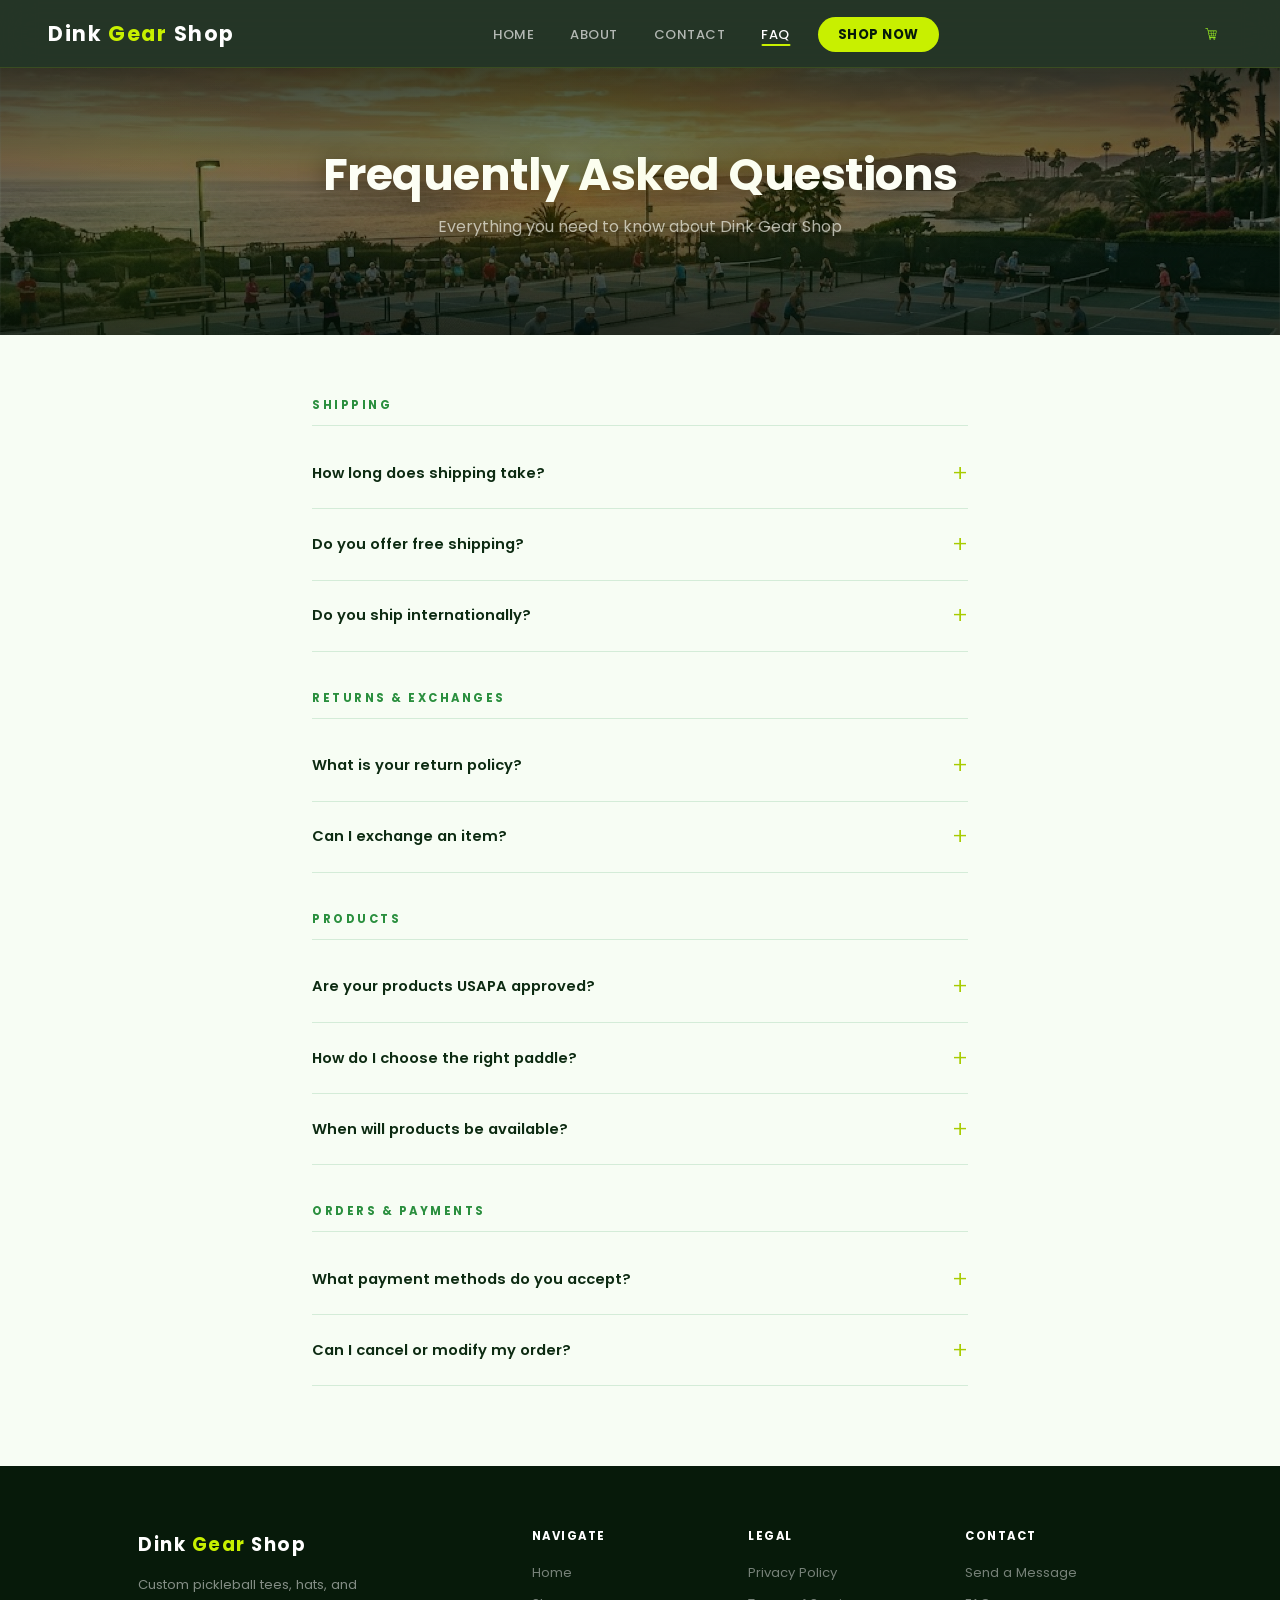
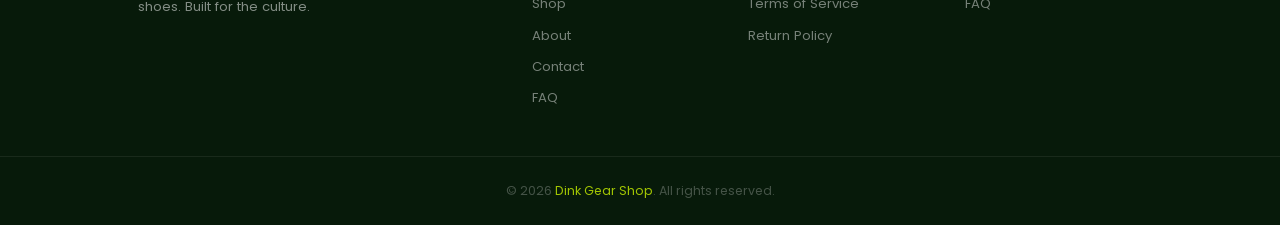
<file: faq.html>
<!DOCTYPE html>
<html lang="en">
<head>
  <meta charset="UTF-8">
  <meta name="viewport" content="width=device-width, initial-scale=1.0">

  <title>FAQ — Dink Gear Shop</title>
  <meta name="description" content="Frequently asked questions about Dink Gear Shop — shipping, returns, products, and more.">
  <meta name="keywords" content="pickleball shop faq, dink gear shop help, pickleball returns, shipping policy">
  <link rel="canonical" href="https://dinkgearshop.com/faq.html">
  <meta property="og:type" content="website">
  <meta property="og:url" content="https://dinkgearshop.com/faq.html">
  <meta property="og:title" content="FAQ — Dink Gear Shop">
  <meta property="og:description" content="Got questions? We've got answers. Everything you need to know about Dink Gear Shop.">

  <link href="https://fonts.googleapis.com/css2?family=Poppins:wght@400;500;600;700;800&display=swap" rel="stylesheet">
  <link rel="stylesheet" href="style.css">
  <style>
    .faq-section {
      max-width: 720px;
      margin: 4rem auto 5rem;
      padding: 0 2rem;
    }

    .faq-category { margin-bottom: 2.5rem; }

    .faq-category h2 {
      font-size: 0.72rem;
      font-weight: 700;
      text-transform: uppercase;
      letter-spacing: 2.5px;
      color: var(--green-bright);
      margin-bottom: 0.75rem;
      padding-bottom: 0.75rem;
      border-bottom: 1.5px solid var(--border);
    }

    .faq-item {
      border-bottom: 1px solid var(--border);
    }

    .faq-question {
      width: 100%;
      background: none;
      border: none;
      text-align: left;
      font-family: 'Poppins', sans-serif;
      font-size: var(--fs-body);
      font-weight: 600;
      color: var(--green-dark);
      padding: 1.1rem 0;
      cursor: pointer;
      display: flex;
      justify-content: space-between;
      align-items: center;
      gap: 1rem;
      transition: color 0.2s;
    }

    .faq-question:hover { color: var(--green-mid); }

    .faq-question::after {
      content: '+';
      font-size: 1.5rem;
      font-weight: 300;
      color: var(--lime-dim);
      flex-shrink: 0;
      transition: transform 0.25s;
    }

    .faq-item.open .faq-question::after { transform: rotate(45deg); }

    .faq-answer {
      display: none;
      font-size: var(--fs-body);
      color: var(--text-muted);
      line-height: 1.85;
      padding-bottom: 1.2rem;
    }

    .faq-item.open .faq-answer { display: block; }
  </style>
</head>
<body>

  <nav>
    <a class="logo" href="index.html">Dink <span>Gear</span> Shop</a>
    <ul class="nav-links">
      <li><a href="index.html">Home</a></li>
      <li><a href="about.html">About</a></li>
      <li><a href="contact.html">Contact</a></li>
      <li><a href="faq.html" class="active">FAQ</a></li>
      <li><a href="shop.html" class="cta">Shop Now</a></li>
    </ul>
  </nav>

  <main>
    <div class="page-hero page-hero--image">
      <h1>Frequently Asked Questions</h1>
      <p>Everything you need to know about Dink Gear Shop</p>
    </div>

    <div class="faq-section reveal">

      <div class="faq-category">
        <h2>Shipping</h2>

        <div class="faq-item">
          <button class="faq-question">How long does shipping take?</button>
          <div class="faq-answer">Most orders ship within 1-2 business days and arrive within 5-7 business days via standard shipping. Expedited options are available at checkout.</div>
        </div>

        <div class="faq-item">
          <button class="faq-question">Do you offer free shipping?</button>
          <div class="faq-answer">Yes! All orders over $75 ship free within the continental US.</div>
        </div>

        <div class="faq-item">
          <button class="faq-question">Do you ship internationally?</button>
          <div class="faq-answer">We currently ship within the United States only. International shipping is something we're actively working on — sign up for our email list to be notified when it launches.</div>
        </div>
      </div>

      <div class="faq-category">
        <h2>Returns & Exchanges</h2>

        <div class="faq-item">
          <button class="faq-question">What is your return policy?</button>
          <div class="faq-answer">We accept returns within 30 days of purchase. Items must be unused and in their original packaging. To start a return, contact us through our contact page.</div>
        </div>

        <div class="faq-item">
          <button class="faq-question">Can I exchange an item?</button>
          <div class="faq-answer">Absolutely. Reach out to us and we'll make it right. Exchanges are processed within 3-5 business days of receiving the returned item.</div>
        </div>
      </div>

      <div class="faq-category">
        <h2>Products</h2>

        <div class="faq-item">
          <button class="faq-question">Are your products USAPA approved?</button>
          <div class="faq-answer">Yes. All paddles and balls we carry meet USAPA standards and are approved for tournament play.</div>
        </div>

        <div class="faq-item">
          <button class="faq-question">How do I choose the right paddle?</button>
          <div class="faq-answer">It depends on your play style. Beginners typically do best with a mid-weight graphite paddle. More advanced players often prefer lighter carbon fiber paddles for speed and control. Still unsure? Contact us and we'll help you find the right fit.</div>
        </div>

        <div class="faq-item">
          <button class="faq-question">When will products be available?</button>
          <div class="faq-answer">We're launching soon! Sign up for our email list on the homepage to be the first to know when the shop goes live.</div>
        </div>
      </div>

      <div class="faq-category">
        <h2>Orders & Payments</h2>

        <div class="faq-item">
          <button class="faq-question">What payment methods do you accept?</button>
          <div class="faq-answer">We'll accept all major credit cards (Visa, Mastercard, Amex), PayPal, and Apple Pay at launch.</div>
        </div>

        <div class="faq-item">
          <button class="faq-question">Can I cancel or modify my order?</button>
          <div class="faq-answer">Orders can be cancelled or modified within 1 hour of placement. After that, the order enters fulfillment and can no longer be changed. Contact us immediately if you need to make a change.</div>
        </div>
      </div>

    </div>
  </main>

  <footer>
    <div class="footer-grid">
      <div class="footer-brand">
        <a class="footer-logo" href="index.html">Dink <span>Gear</span> Shop</a>
        <p>Custom pickleball tees, hats, and shoes. Built for the culture.</p>
      </div>
      <div class="footer-col">
        <h4>Navigate</h4>
        <ul>
          <li><a href="index.html">Home</a></li>
          <li><a href="shop.html">Shop</a></li>
          <li><a href="about.html">About</a></li>
          <li><a href="contact.html">Contact</a></li>
          <li><a href="faq.html">FAQ</a></li>
        </ul>
      </div>
      <div class="footer-col">
        <h4>Legal</h4>
        <ul>
          <li><a href="#">Privacy Policy</a></li>
          <li><a href="#">Terms of Service</a></li>
          <li><a href="#">Return Policy</a></li>
        </ul>
      </div>
      <div class="footer-col">
        <h4>Contact</h4>
        <ul>
          <li><a href="contact.html">Send a Message</a></li>
          <li><a href="faq.html">FAQ</a></li>
        </ul>
      </div>
    </div>
    <div class="footer-bottom">
      <p>&copy; 2026 <a href="index.html">Dink Gear Shop</a>. All rights reserved.</p>
    </div>
  </footer>

  <script>
    document.querySelectorAll('.faq-question').forEach(btn => {
      btn.addEventListener('click', () => {
        const item = btn.parentElement;
        item.classList.toggle('open');
      });
    });
  </script>

  <script src="cart.js"></script>
  <script src="animations.js"></script>
</body>
</html>
</file>
<file: style.css>
/* =====================
   RESET & BASE
   ===================== */
*, *::before, *::after {
  box-sizing: border-box;
  margin: 0;
  padding: 0;
}

:root {
  --green-darkest: #071a0a;
  --green-dark:    #0d2b12;
  --green-mid:     #1a5c2a;
  --green-bright:  #2a8f3e;
  --lime:          #c8f000;
  --lime-dim:      #a8cc00;
  --lime-soft:     #e8fb8a;
  --bg:            #f7fdf4;
  --bg-card:       #ffffff;
  --text:          #0d1f10;
  --text-muted:    #6b8070;
  --border:        #d4ecd8;
  --shadow-sm:     0 2px 10px rgba(0,0,0,0.06);
  --shadow-md:     0 6px 24px rgba(0,0,0,0.10);
  --shadow-lg:     0 16px 48px rgba(0,0,0,0.14);
  --radius:        14px;
  --radius-sm:     8px;
  --radius-pill:   100px;

  /* Type scale */
  --fs-label:  0.72rem;   /* uppercase labels, tags */
  --fs-small:  0.82rem;   /* captions, secondary text */
  --fs-body:   0.92rem;   /* all body paragraphs, inputs, buttons */
  --fs-ui:     1rem;      /* card names, nav-size elements */
  --fs-sub:    1rem;      /* page subtitles */
  --fs-h3:     1.2rem;    /* minor headings */
  --fs-h2:     2rem;      /* section headings */
  --fs-h1:     2.8rem;    /* page hero h1 */
}

html { scroll-behavior: smooth; }

body {
  background-color: var(--bg);
  font-family: 'Poppins', sans-serif;
  color: var(--text);
  line-height: 1.6;
}

/* =====================
   TYPOGRAPHY
   ===================== */
h1, h2, h3, h4 { line-height: 1.2; font-weight: 700; }

/* =====================
   NAVIGATION
   ===================== */
@keyframes navFadeIn {
  from { opacity: 0; }
  to   { opacity: 1; }
}

@keyframes navItemIn {
  from { opacity: 0; transform: translateY(-7px); }
  to   { opacity: 1; transform: translateY(0); }
}

nav {
  position: sticky;
  top: 0;
  z-index: 1000;
  background: rgba(7, 26, 10, 0.88);
  backdrop-filter: blur(16px);
  -webkit-backdrop-filter: blur(16px);
  border-bottom: 1px solid rgba(200, 240, 0, 0.12);
  padding: 0 3rem;
  display: flex;
  justify-content: space-between;
  align-items: center;
  height: 68px;
  animation: navFadeIn 0.4s ease both;
}

.logo {
  color: #fff;
  font-size: 1.3rem;
  font-weight: 700;
  text-decoration: none;
  letter-spacing: 1.5px;
  display: flex;
  align-items: center;
  gap: 0.4rem;
  transition: filter 0.3s, opacity 0.2s;
  animation: navItemIn 0.5s cubic-bezier(0.22,1,0.36,1) both 0.06s;
}

.logo:hover {
  opacity: 1;
  filter: drop-shadow(0 0 10px rgba(200,240,0,0.35));
}

.logo span { color: var(--lime); }

.nav-links {
  list-style: none;
  display: flex;
  align-items: center;
  gap: 0.25rem;
}

.nav-links li:nth-child(1) { animation: navItemIn 0.5s cubic-bezier(0.22,1,0.36,1) both 0.12s; }
.nav-links li:nth-child(2) { animation: navItemIn 0.5s cubic-bezier(0.22,1,0.36,1) both 0.19s; }
.nav-links li:nth-child(3) { animation: navItemIn 0.5s cubic-bezier(0.22,1,0.36,1) both 0.26s; }
.nav-links li:nth-child(4) { animation: navItemIn 0.5s cubic-bezier(0.22,1,0.36,1) both 0.33s; }
.nav-links li:nth-child(5) { animation: navItemIn 0.5s cubic-bezier(0.22,1,0.36,1) both 0.40s; }

.cart-btn { animation: navItemIn 0.5s cubic-bezier(0.22,1,0.36,1) both 0.46s; }

.nav-links a {
  color: rgba(255,255,255,0.65);
  text-decoration: none;
  font-size: 0.82rem;
  letter-spacing: 0.5px;
  text-transform: uppercase;
  padding: 0.45rem 1rem;
  border-radius: var(--radius-pill);
  transition: color 0.22s;
  font-weight: 500;
  position: relative;
}

.nav-links a:not(.cta)::after {
  content: '';
  position: absolute;
  bottom: 5px;
  left: 50%;
  width: 0;
  height: 1.5px;
  background: var(--lime);
  border-radius: 1px;
  transform: translateX(-50%);
  transition: width 0.3s cubic-bezier(0.22,1,0.36,1);
}

.nav-links a:not(.cta):hover         { color: #fff; }
.nav-links a:not(.cta):hover::after  { width: 48%; }
.nav-links a:not(.cta).active        { color: #fff; }
.nav-links a:not(.cta).active::after { width: 48%; }

.nav-links .cta {
  background: var(--lime);
  color: var(--green-darkest);
  font-weight: 700;
  margin-left: 0.5rem;
  padding: 0.5rem 1.25rem;
  letter-spacing: 0.5px;
  position: relative;
  overflow: hidden;
}

.nav-links .cta:hover {
  background: #d8ff1a;
  color: var(--green-darkest);
  box-shadow: 0 0 20px rgba(200,240,0,0.45), 0 4px 14px rgba(0,0,0,0.18);
}

/* =====================
   FOOTER
   ===================== */
footer {
  background: var(--green-darkest);
  color: rgba(255,255,255,0.5);
  font-size: var(--fs-small);
}

.footer-grid {
  display: grid;
  grid-template-columns: 2fr 1fr 1fr 1fr;
  gap: 2.5rem;
  max-width: 1100px;
  margin: 0 auto;
  padding: 4rem 3rem 3rem;
}

.footer-brand .footer-logo {
  font-size: 1.15rem;
  font-weight: 700;
  color: #fff;
  text-decoration: none;
  letter-spacing: 1.5px;
  display: inline-block;
  margin-bottom: 0.85rem;
}

.footer-brand .footer-logo span { color: var(--lime); }

.footer-brand p {
  line-height: 1.75;
  font-size: var(--fs-small);
  max-width: 240px;
}

.footer-col h4 {
  color: #fff;
  font-size: var(--fs-label);
  font-weight: 700;
  text-transform: uppercase;
  letter-spacing: 1.5px;
  margin-bottom: 1.1rem;
}

.footer-col ul {
  list-style: none;
  display: flex;
  flex-direction: column;
  gap: 0.65rem;
}

.footer-col ul a {
  color: rgba(255,255,255,0.45);
  text-decoration: none;
  transition: color 0.2s;
  font-size: var(--fs-small);
}

.footer-col ul a:hover { color: var(--lime); }

.footer-bottom {
  border-top: 1px solid rgba(255,255,255,0.07);
  text-align: center;
  padding: 1.5rem 2rem;
  font-size: 0.78rem;
  color: rgba(255,255,255,0.25);
}

.footer-bottom a {
  color: var(--lime);
  text-decoration: none;
  opacity: 0.8;
}

.footer-bottom a:hover { opacity: 1; }

/* =====================
   PAGE HERO (shared)
   ===================== */
.page-hero {
  background: linear-gradient(135deg, var(--green-darkest) 0%, var(--green-dark) 50%, var(--green-mid) 100%);
  color: #fff;
  text-align: center;
  padding: 5rem 2rem 6rem;
  position: relative;
  overflow: hidden;
}

.page-hero::before {
  content: '';
  position: absolute;
  inset: 0;
  background: radial-gradient(ellipse at 70% 50%, rgba(200,240,0,0.08) 0%, transparent 60%);
  pointer-events: none;
}

.page-hero h1 {
  font-size: var(--fs-h1);
  font-weight: 700;
  margin-bottom: 0.75rem;
  letter-spacing: -0.5px;
}

.page-hero p {
  color: rgba(255,255,255,0.65);
  font-size: var(--fs-sub);
  max-width: 480px;
  margin: 0 auto;
}

/* =====================
   SECTION HEADER
   ===================== */
.section-header {
  text-align: center;
  margin-bottom: 3rem;
}

.section-label {
  font-size: var(--fs-label);
  font-weight: 700;
  text-transform: uppercase;
  letter-spacing: 2.5px;
  color: var(--green-bright);
  display: block;
  margin-bottom: 0.5rem;
}

.section-header h2 {
  font-size: var(--fs-h2);
  color: var(--green-dark);
}

.section-header p {
  color: var(--text-muted);
  margin-top: 0.5rem;
  font-size: var(--fs-body);
}

/* =====================
   PRODUCT GRID
   ===================== */
.products-section {
  padding: 4rem 3rem 5rem;
  background-color: var(--bg);
}

.product-grid {
  display: grid;
  grid-template-columns: repeat(auto-fill, minmax(260px, 1fr));
  gap: 1.75rem;
  max-width: 1100px;
  margin: 0 auto;
}

.product-card {
  background: var(--bg-card);
  border-radius: var(--radius);
  overflow: hidden;
  box-shadow: var(--shadow-sm);
  transition: transform 0.25s, box-shadow 0.25s;
  position: relative;
  border: 1px solid var(--border);
}

.product-card:hover {
  transform: translateY(-6px);
  box-shadow: var(--shadow-lg);
}

.product-card::before {
  content: '';
  position: absolute;
  top: 0;
  left: 0;
  right: 0;
  height: 3px;
  background: linear-gradient(90deg, var(--green-mid), var(--lime));
  opacity: 0;
  transition: opacity 0.25s;
}

.product-card:hover::before { opacity: 1; }

.product-badge {
  position: absolute;
  top: 12px;
  left: 12px;
  font-size: var(--fs-label);
  font-weight: 700;
  letter-spacing: 0.5px;
  text-transform: uppercase;
  padding: 0.25rem 0.75rem;
  border-radius: var(--radius-pill);
  z-index: 1;
}

.badge-new  { background: var(--lime); color: var(--green-darkest); }
.badge-sale { background: #ff5b3a; color: #fff; }
.badge-best { background: #ffb400; color: #1a0e00; }

.product-image {
  width: 100%;
  height: 200px;
  display: flex;
  align-items: center;
  justify-content: center;
  font-size: 5rem;
  background: linear-gradient(135deg, #e8f8ea, #d0f0d4);
}

.product-info { padding: 1.3rem 1.3rem 1.5rem; }

.product-tag {
  font-size: var(--fs-label);
  text-transform: uppercase;
  letter-spacing: 1.5px;
  color: var(--green-bright);
  font-weight: 700;
  margin-bottom: 0.3rem;
}

.product-name {
  font-size: var(--fs-ui);
  font-weight: 700;
  color: var(--green-dark);
  margin-bottom: 0.3rem;
}

.product-stars {
  color: #f5a623;
  font-size: var(--fs-small);
  margin-bottom: 0.55rem;
}

.product-stars span { color: var(--text-muted); font-size: var(--fs-label); margin-left: 4px; }

.product-desc {
  font-size: var(--fs-small);
  color: var(--text-muted);
  margin-bottom: 1.1rem;
  line-height: 1.65;
}

.product-footer {
  display: flex;
  justify-content: space-between;
  align-items: center;
}

.price-wrap { display: flex; flex-direction: column; }

.product-price {
  font-size: 1.15rem;
  font-weight: 700;
  color: var(--green-dark);
}

.product-original {
  font-size: var(--fs-label);
  color: #bbb;
  text-decoration: line-through;
}

.add-to-cart {
  background: var(--green-dark);
  color: #fff;
  border: none;
  border-radius: var(--radius-sm);
  padding: 0.5rem 1.1rem;
  font-size: var(--fs-small);
  font-family: 'Poppins', sans-serif;
  font-weight: 600;
  cursor: pointer;
  transition: background 0.2s, transform 0.15s;
}

.add-to-cart:hover {
  background: var(--green-mid);
  transform: scale(1.04);
}

.add-to-cart:active { transform: scale(0.97); }

/* =====================
   RESPONSIVE
   ===================== */
@media (max-width: 768px) {
  nav { padding: 0 1.5rem; }

  .footer-grid {
    grid-template-columns: 1fr 1fr;
    gap: 2rem;
    padding: 2.5rem 1.5rem;
  }

  .page-hero h1 { font-size: 2rem; }

  .products-section { padding: 3rem 1.5rem 4rem; }
}

@media (max-width: 480px) {
  .nav-links { gap: 0; }
  .nav-links a { padding: 0.4rem 0.6rem; font-size: 0.75rem; }
  .footer-grid { grid-template-columns: 1fr; }
}

/* =====================
   FEATURE STRIP
   ===================== */
.feature-strip {
  background: var(--green-darkest);
  border-bottom: 1px solid rgba(200,240,0,0.1);
  padding: 1rem 2rem;
  display: flex;
  justify-content: center;
  align-items: center;
  gap: 2.5rem;
  flex-wrap: wrap;
}

.feature-pill {
  display: flex;
  align-items: center;
  gap: 0.55rem;
  color: rgba(255,255,255,0.5);
  font-size: var(--fs-label);
  font-weight: 600;
  letter-spacing: 1px;
  text-transform: uppercase;
  white-space: nowrap;
}

.feature-dot {
  width: 5px;
  height: 5px;
  border-radius: 50%;
  background: var(--lime);
  flex-shrink: 0;
}

/* =====================
   STATS BAR
   ===================== */
.stats-bar {
  display: flex;
  justify-content: center;
  background: var(--green-darkest);
  border-top: 1px solid rgba(200,240,0,0.08);
}

.stat-item {
  flex: 1;
  max-width: 220px;
  text-align: center;
  padding: 2.25rem 2rem;
  border-right: 1px solid rgba(255,255,255,0.06);
}

.stat-item:last-child { border-right: none; }

.stat-number {
  display: block;
  font-size: 2.2rem;
  font-weight: 800;
  color: var(--lime);
  line-height: 1;
  margin-bottom: 0.45rem;
  letter-spacing: -1px;
}

.stat-label {
  font-size: var(--fs-label);
  color: rgba(255,255,255,0.45);
  text-transform: uppercase;
  letter-spacing: 1.5px;
  line-height: 1.4;
}

@media (max-width: 600px) {
  .feature-strip { gap: 1.25rem; }
  .stat-item { padding: 1.5rem 1rem; }
  .stat-number { font-size: 1.7rem; }
}

/* =====================
   CART BUTTON (NAV)
   ===================== */
.cart-btn {
  position: relative;
  background: none;
  border: none;
  color: rgba(255,255,255,0.7);
  cursor: pointer;
  padding: 0.45rem 0.65rem;
  display: flex;
  align-items: center;
  border-radius: var(--radius-pill);
  transition: color 0.2s, background 0.2s;
  margin-left: 0.5rem;
}

.cart-btn:hover { color: #fff; background: rgba(255,255,255,0.08); }

.cart-badge {
  position: absolute;
  top: 3px;
  right: 3px;
  background: var(--lime);
  color: var(--green-darkest);
  font-size: 0.58rem;
  font-weight: 800;
  width: 15px;
  height: 15px;
  border-radius: 50%;
  display: flex;
  align-items: center;
  justify-content: center;
  line-height: 1;
  pointer-events: none;
}

/* =====================
   DARK OVERLAY + DRAWER
   ===================== */
.dark-overlay {
  position: fixed;
  inset: 0;
  background: rgba(0,0,0,0.65);
  backdrop-filter: blur(4px);
  z-index: 2000;
  display: flex;
  justify-content: flex-end;
  opacity: 0;
  pointer-events: none;
  transition: opacity 0.3s;
}

.dark-overlay.open { opacity: 1; pointer-events: all; }

.dark-drawer {
  background: var(--green-darkest);
  border-left: 1px solid rgba(200,240,0,0.1);
  width: 100%;
  max-width: 440px;
  height: 100%;
  overflow-y: auto;
  padding: 1.75rem 1.75rem 2.5rem;
  transform: translateX(100%);
  transition: transform 0.35s cubic-bezier(0.4,0,0.2,1);
  display: flex;
  flex-direction: column;
  gap: 1.25rem;
}

.dark-overlay.open .dark-drawer { transform: translateX(0); }

.drawer-header {
  display: flex;
  justify-content: space-between;
  align-items: center;
  padding-bottom: 1rem;
  border-bottom: 1px solid rgba(200,240,0,0.1);
}

.drawer-header h2 { color: #fff; font-size: var(--fs-h3); font-weight: 700; }

.drawer-close {
  background: rgba(255,255,255,0.07);
  border: none;
  color: rgba(255,255,255,0.55);
  font-size: 1.3rem;
  cursor: pointer;
  width: 32px;
  height: 32px;
  border-radius: 6px;
  display: flex;
  align-items: center;
  justify-content: center;
  transition: background 0.15s, color 0.15s;
  line-height: 1;
}

.drawer-close:hover { background: rgba(255,255,255,0.13); color: #fff; }

/* ── Cart items ── */
.cart-items-list { flex: 1; display: flex; flex-direction: column; gap: 0.75rem; }

.cart-item {
  display: flex;
  align-items: center;
  gap: 0.85rem;
  padding: 0.85rem;
  background: rgba(255,255,255,0.04);
  border: 1px solid rgba(200,240,0,0.07);
  border-radius: var(--radius-sm);
}

.cart-item-img {
  width: 54px;
  height: 54px;
  object-fit: contain;
  border-radius: 6px;
  flex-shrink: 0;
  padding: 4px;
}

.cart-item-info { flex: 1; min-width: 0; }
.cart-item-name  { font-weight: 700; color: #fff; font-size: var(--fs-small); white-space: nowrap; overflow: hidden; text-overflow: ellipsis; }
.cart-item-size  { font-size: var(--fs-label); color: rgba(255,255,255,0.4); margin-top: 0.15rem; }
.cart-item-price { font-size: var(--fs-small); font-weight: 600; color: var(--lime); margin-top: 0.25rem; }

.cart-item-controls { display: flex; align-items: center; gap: 0.3rem; flex-shrink: 0; }

.qty-btn {
  background: rgba(255,255,255,0.08);
  border: 1px solid rgba(255,255,255,0.1);
  color: #fff;
  width: 26px;
  height: 26px;
  border-radius: 5px;
  font-size: 1rem;
  cursor: pointer;
  display: flex;
  align-items: center;
  justify-content: center;
  transition: background 0.15s;
  line-height: 1;
}

.qty-btn:hover { background: rgba(255,255,255,0.15); }

.qty-val { color: #fff; font-size: var(--fs-small); font-weight: 600; min-width: 18px; text-align: center; }

.remove-btn {
  background: none;
  border: none;
  color: rgba(255,255,255,0.25);
  cursor: pointer;
  padding: 0.3rem;
  border-radius: 4px;
  display: flex;
  align-items: center;
  transition: color 0.15s;
  margin-left: 0.15rem;
}

.remove-btn:hover { color: #ff6b6b; }

/* ── Empty state ── */
.cart-empty-state {
  flex: 1;
  flex-direction: column;
  align-items: center;
  justify-content: center;
  gap: 1rem;
  text-align: center;
  padding: 3rem 1rem;
  color: rgba(255,255,255,0.35);
  font-size: var(--fs-body);
}

/* ── Cart footer ── */
.cart-drawer-footer {
  border-top: 1px solid rgba(200,240,0,0.1);
  padding-top: 1.25rem;
  display: flex;
  flex-direction: column;
  gap: 0.85rem;
  margin-top: auto;
}

.cart-total-row {
  display: flex;
  justify-content: space-between;
  align-items: center;
  color: #fff;
  font-size: var(--fs-ui);
  font-weight: 700;
}

.cart-total-row span:first-child { color: rgba(255,255,255,0.5); font-weight: 500; }

/* ── Drawer buttons ── */
.drawer-primary-btn {
  background: var(--lime);
  color: var(--green-darkest);
  font-weight: 700;
  font-family: 'Poppins', sans-serif;
  font-size: var(--fs-body);
  padding: 0.75rem;
  border: none;
  border-radius: 100px;
  cursor: pointer;
  width: 100%;
  transition: background 0.2s, transform 0.15s;
}

.drawer-primary-btn:hover { background: #d8ff1a; transform: scale(1.01); }
.drawer-primary-btn:disabled { opacity: 0.5; cursor: not-allowed; transform: none; }

.drawer-secondary-btn {
  background: rgba(255,255,255,0.06);
  color: rgba(255,255,255,0.6);
  font-family: 'Poppins', sans-serif;
  font-size: var(--fs-small);
  font-weight: 600;
  padding: 0.55rem 1.5rem;
  border: 1px solid rgba(255,255,255,0.1);
  border-radius: 100px;
  cursor: pointer;
  transition: background 0.2s, color 0.2s;
}

.drawer-secondary-btn:hover { background: rgba(255,255,255,0.11); color: #fff; }

/* ── Dark form inputs (checkout drawer) ── */
.dark-input {
  width: 100%;
  padding: 0.6rem 0.9rem;
  background: rgba(255,255,255,0.06);
  border: 1.5px solid rgba(200,240,0,0.15);
  border-radius: var(--radius-sm);
  font-family: 'Poppins', sans-serif;
  font-size: var(--fs-small);
  color: #fff;
  transition: border-color 0.2s;
}

.dark-input:focus { outline: none; border-color: rgba(200,240,0,0.5); }
.dark-input::placeholder { color: rgba(255,255,255,0.25); }

.dark-section-label {
  font-size: var(--fs-label);
  font-weight: 700;
  text-transform: uppercase;
  letter-spacing: 1.5px;
  color: rgba(200,240,0,0.7);
  margin-bottom: 0.65rem;
  display: block;
}

.dark-card-wrap {
  padding: 0.65rem 0.9rem;
  background: rgba(255,255,255,0.06);
  border: 1.5px solid rgba(200,240,0,0.15);
  border-radius: var(--radius-sm);
  transition: border-color 0.2s;
}

.dark-card-wrap.focused { border-color: rgba(200,240,0,0.5); }

.dark-card-error {
  font-size: var(--fs-small);
  color: #ff6b6b;
  margin-top: 0.4rem;
  min-height: 1.2em;
}

.dark-secure-note {
  display: flex;
  align-items: center;
  gap: 0.4rem;
  font-size: 0.7rem;
  color: rgba(255,255,255,0.3);
  margin-top: 0.4rem;
}

/* ── Checkout success ── */
.drawer-success {
  display: none;
  flex-direction: column;
  align-items: center;
  text-align: center;
  padding: 3rem 1rem;
  gap: 1rem;
}

.drawer-success.show { display: flex; }

.success-circle {
  width: 64px;
  height: 64px;
  background: var(--lime);
  border-radius: 50%;
  display: flex;
  align-items: center;
  justify-content: center;
  flex-shrink: 0;
}

.drawer-success h2 { color: #fff; font-size: var(--fs-h3); }
.drawer-success p  { color: rgba(255,255,255,0.5); font-size: var(--fs-body); line-height: 1.7; max-width: 280px; }

/* =====================
   ENTRANCE ANIMATIONS
   ===================== */
@keyframes fadeUp {
  from { opacity: 0; transform: translateY(28px); }
  to   { opacity: 1; transform: translateY(0); }
}

.hero-badge-in { animation: fadeUp 0.7s cubic-bezier(0.22,1,0.36,1) both 0.05s; }
.hero-title-in { animation: fadeUp 0.7s cubic-bezier(0.22,1,0.36,1) both 0.18s; }
.hero-sub-in   { animation: fadeUp 0.7s cubic-bezier(0.22,1,0.36,1) both 0.30s; }
.hero-form-in  { animation: fadeUp 0.7s cubic-bezier(0.22,1,0.36,1) both 0.42s; }
.hero-scene-in { animation: fadeUp 0.7s cubic-bezier(0.22,1,0.36,1) both 0.55s; }

/* =====================
   SCROLL REVEAL
   ===================== */
.reveal {
  opacity: 0;
  transform: translateY(32px);
  transition: opacity 0.65s cubic-bezier(0.22,1,0.36,1),
              transform 0.65s cubic-bezier(0.22,1,0.36,1);
}

.reveal.visible { opacity: 1; transform: none; }
.reveal-d1 { transition-delay: 0.1s; }
.reveal-d2 { transition-delay: 0.2s; }
.reveal-d3 { transition-delay: 0.3s; }

/* =====================
   NAV SCROLL STATE
   ===================== */
nav { transition: background 0.3s, box-shadow 0.3s, border-bottom-color 0.3s; }

nav.scrolled {
  background: rgba(7,26,10,0.97);
  box-shadow: 0 2px 28px rgba(0,0,0,0.35), 0 1px 0 rgba(200,240,0,0.18);
  border-bottom-color: rgba(200,240,0,0.22);
}

/* =====================
   BUTTON SHIMMER
   ===================== */
@keyframes shimmerPass {
  0%   { left: -100%; }
  100% { left: 200%;  }
}


/* =====================
   FEATURE STRIP MARQUEE
   ===================== */
.feature-strip {
  overflow: hidden;
  padding: 0;
  display: block;
  position: relative;
}

.feature-strip::before,
.feature-strip::after {
  content: '';
  position: absolute;
  top: 0; bottom: 0;
  width: 80px;
  z-index: 2;
  pointer-events: none;
}

.feature-strip::before { left: 0;  background: linear-gradient(90deg,  var(--green-darkest), transparent); }
.feature-strip::after  { right: 0; background: linear-gradient(-90deg, var(--green-darkest), transparent); }

@keyframes marqueeScroll {
  from { transform: translateX(0); }
  to   { transform: translateX(-50%); }
}

.feature-marquee-track {
  display: inline-flex;
  align-items: center;
  gap: 2rem;
  padding: 0.9rem 2rem;
  animation: marqueeScroll 26s linear infinite;
  will-change: transform;
  white-space: nowrap;
}

.feature-sep {
  color: rgba(200,240,0,0.3);
  font-size: 0.7rem;
  flex-shrink: 0;
}

/* =====================
   PAGE HERO SECOND GLOW
   ===================== */
.page-hero--image {
  background:
    linear-gradient(to bottom,
      rgba(4,16,6,0.78) 0%,
      rgba(7,26,10,0.52) 45%,
      rgba(4,16,6,0.82) 100%),
    url('images/pickleball in the sunset.png') center 42% / cover no-repeat;
  background-attachment: scroll;
}

.page-hero--image::before {
  background: radial-gradient(ellipse at 50% 40%, rgba(200,240,0,0.07) 0%, transparent 65%);
}

.page-hero--image h1 {
  text-shadow: 0 2px 24px rgba(0,0,0,0.55);
}

.page-hero--image p {
  text-shadow: 0 1px 12px rgba(0,0,0,0.5);
}

.page-hero::after {
  content: '';
  position: absolute;
  width: 420px; height: 420px;
  background: radial-gradient(circle, rgba(200,240,0,0.065) 0%, transparent 65%);
  border-radius: 50%;
  bottom: -120px; left: -80px;
  pointer-events: none;
  animation: heroGlow2 8s ease-in-out infinite;
}

@keyframes heroGlow2 {
  0%, 100% { transform: scale(1);   opacity: 0.7; }
  50%       { transform: scale(1.3) translate(4%, 4%); opacity: 1; }
}

/* =====================
   SIZE CHIP BUTTONS
   ===================== */
.size-label {
  display: block;
  font-size: var(--fs-label);
  font-weight: 700;
  letter-spacing: 1.5px;
  text-transform: uppercase;
  color: var(--text-muted);
  margin: 0.85rem 0 0.5rem;
}

.size-picker {
  display: flex;
  gap: 0.4rem;
  flex-wrap: wrap;
}

.size-chip {
  padding: 0.38rem 0.72rem;
  border: 1.5px solid var(--border);
  border-radius: var(--radius-sm);
  background: #fff;
  font-family: 'Poppins', sans-serif;
  font-size: var(--fs-small);
  font-weight: 600;
  color: var(--text-muted);
  cursor: pointer;
  min-width: 40px;
  text-align: center;
  transition: border-color 0.15s, background 0.15s, color 0.15s,
              transform 0.12s, box-shadow 0.15s;
}

.size-chip:hover {
  border-color: var(--green-mid);
  color: var(--green-dark);
  transform: scale(1.07);
}

.size-chip.selected {
  background: var(--green-dark);
  border-color: var(--green-dark);
  color: #fff;
  box-shadow: 0 2px 8px rgba(13,43,18,0.3);
  transform: scale(1.07);
}

/* =====================
   TRUST / PROMISE STRIP
   ===================== */
.promise-strip {
  background: var(--green-darkest);
  border-top: 1px solid rgba(200,240,0,0.08);
  padding: 2.5rem 3rem;
}

.promise-items {
  display: flex;
  justify-content: center;
  gap: 3rem;
  flex-wrap: wrap;
  max-width: 860px;
  margin: 0 auto;
}

.promise-item {
  display: flex;
  align-items: center;
  gap: 0.9rem;
  min-width: 180px;
}

.promise-icon {
  width: 40px; height: 40px;
  background: rgba(200,240,0,0.1);
  border-radius: 10px;
  display: flex;
  align-items: center;
  justify-content: center;
  flex-shrink: 0;
  color: var(--lime);
}

.promise-item strong {
  display: block;
  font-size: var(--fs-small);
  font-weight: 700;
  color: #fff;
  line-height: 1.3;
}

.promise-item span {
  display: block;
  font-size: var(--fs-label);
  color: rgba(255,255,255,0.4);
  margin-top: 0.15rem;
}

@media (max-width: 600px) {
  .promise-strip { padding: 2rem 1.5rem; }
  .promise-items { gap: 1.75rem; }
}
</file>
